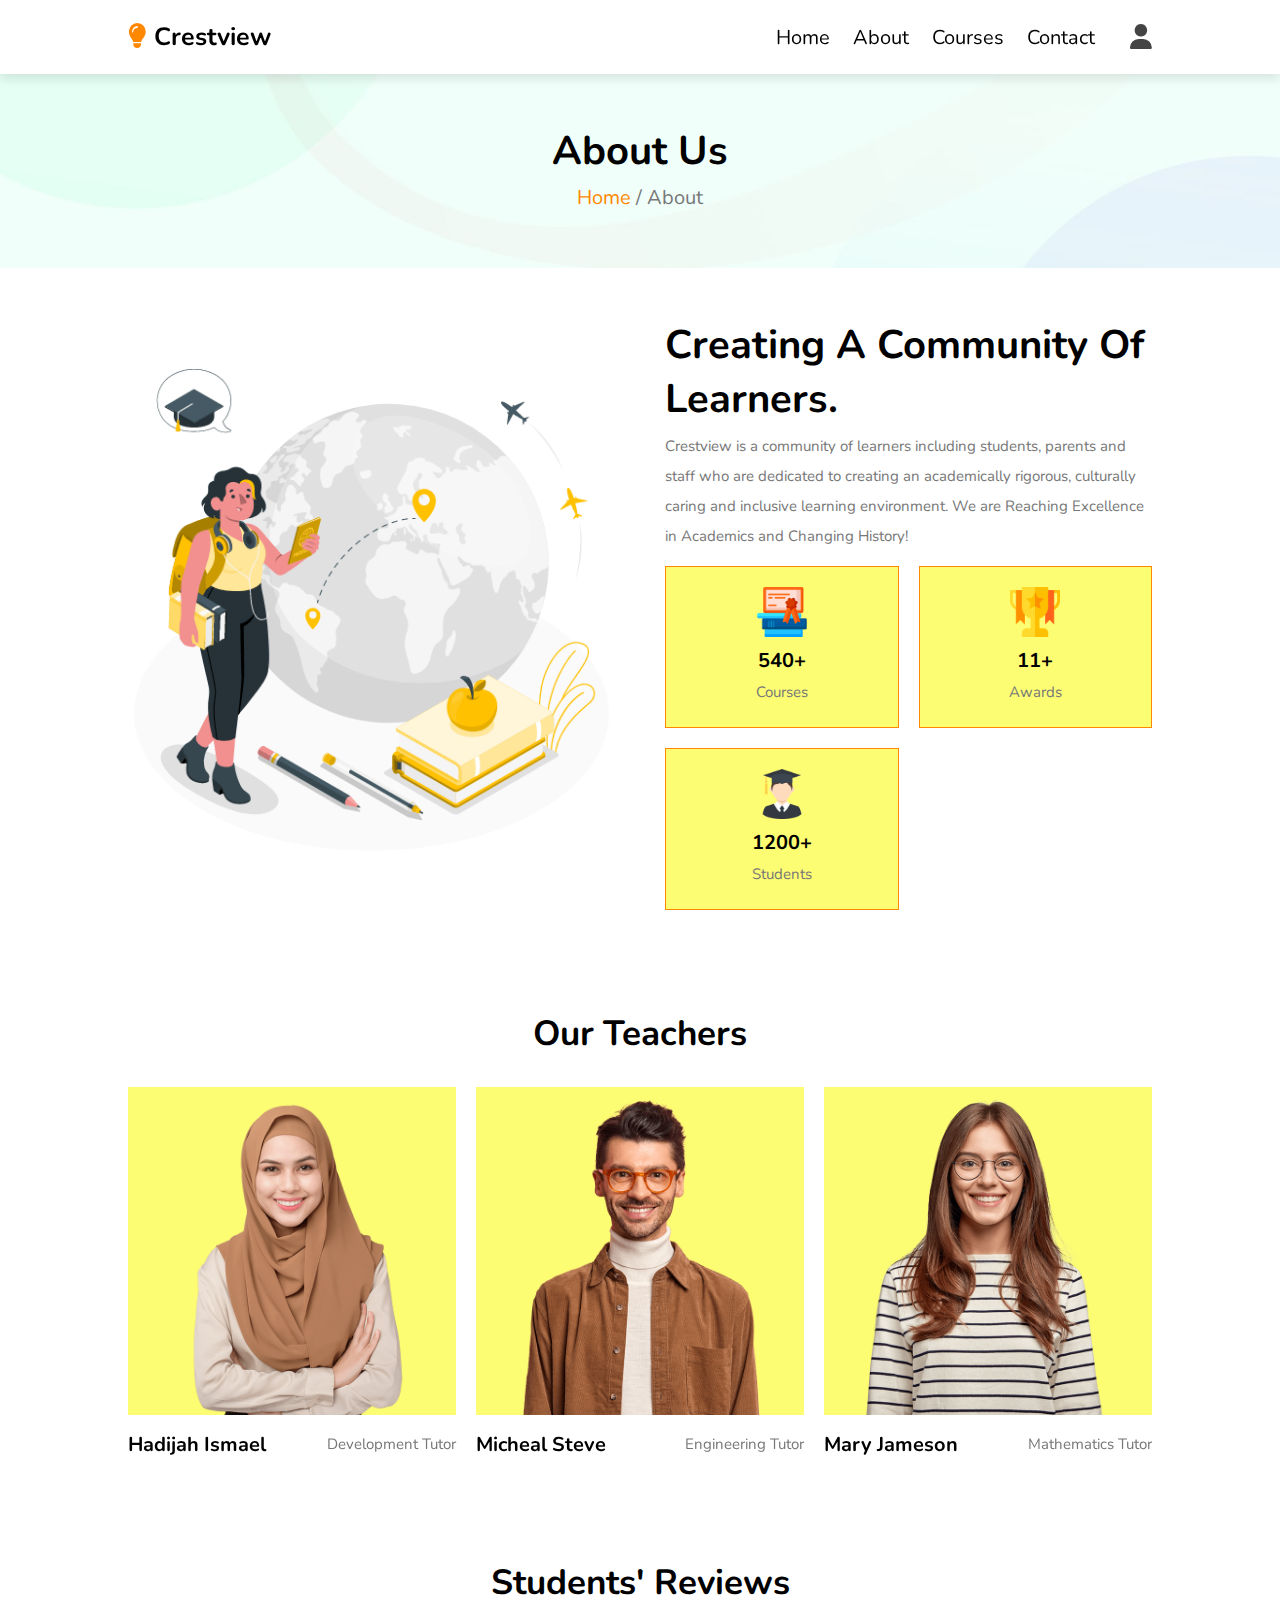
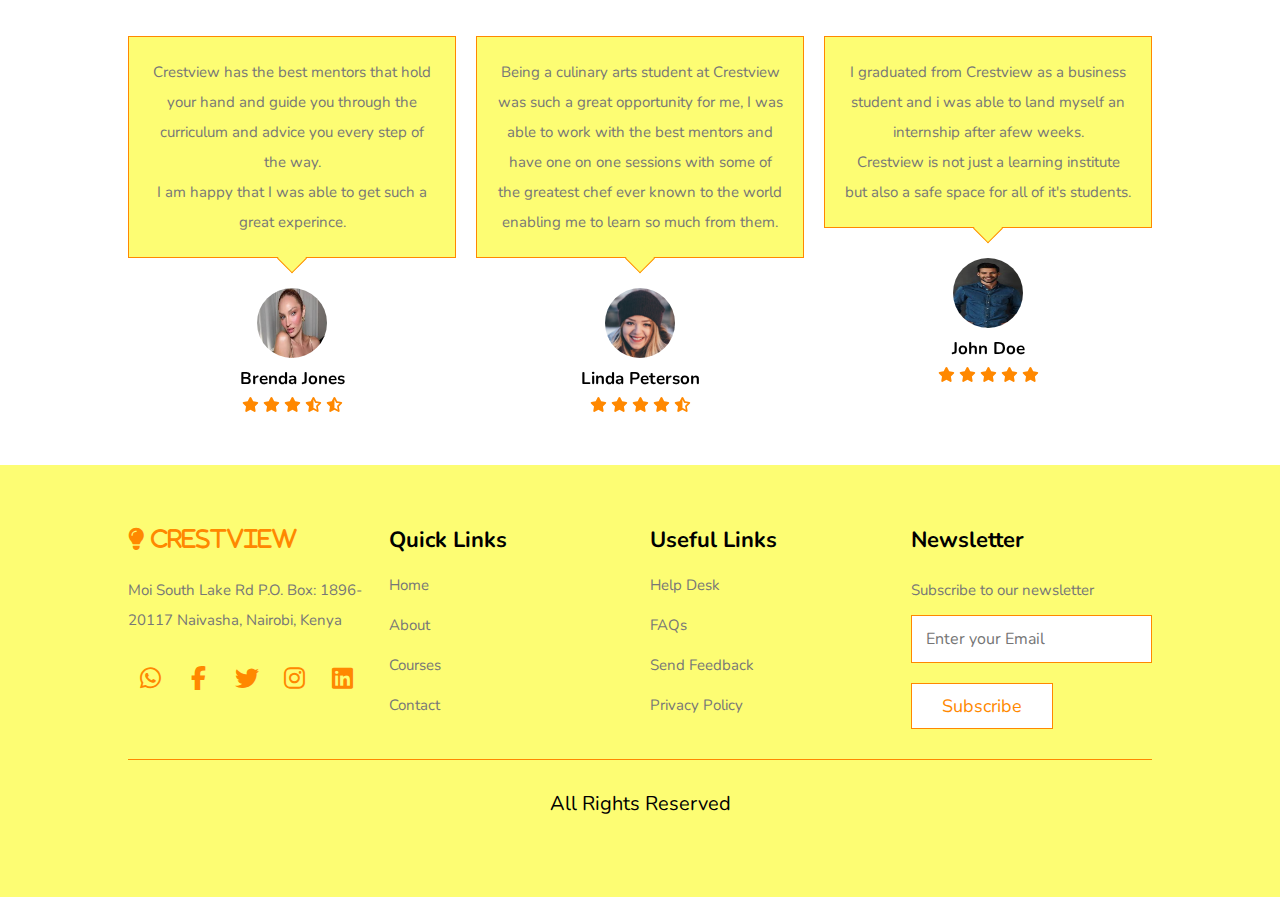
<file: about.html>
<!DOCTYPE html>
<html lang="en">
<head>
    <meta charset="UTF-8">
    <meta http-equiv="X-UA-Compatible" content="IE=edge">
    <meta name="viewport" content="width=device-width, initial-scale=1.0">
    
    <title>SCHOOL-WEBSITE</title>

    <!-- css link -->
    <link rel="stylesheet" href="css/style.css">

     <!-- swiper css link -->
     <link rel="stylesheet" href="https://cdn.jsdelivr.net/npm/swiper@8/swiper-bundle.min.css"/>

    <!-- font awesome link -->
    <link rel="stylesheet" href="https://cdnjs.cloudflare.com/ajax/libs/font-awesome/6.2.1/css/all.min.css">
</head>
<body>
    <!-- begin header section-->
    <header class="header">
        <a href="#" class="logo">
            <i class="fas fa-lightbulb"></i> Crestview
        </a>

        <nav class="navbar">
            <div id="close-navbar" class="fas fa-times"></div>
            <a href="home.html">Home</a>
            <a href="about.html">About</a>
            <a href="courses.html">Courses</a>
            <a href="contact.html">Contact</a>
        </nav>

        <div class="icons">
            <div id="account-btn" class="fas fa-user"></div>
            <div id="menu-btn" class="fas fa-bars"></div>
        </div>
    </header>


    <!-- start account-form section -->
    <div class="account-form">

        <div id="close-form" class="fas fa-times"></div>

        <div class="buttons">
            <span class="btn active login-btn">Login</span>
            <span class="btn register-btn">Register</span>
        </div>
        <form class="login-form active" action="">
            
            <h3>Login now</h3>
            <input type="email" placeholder="Enter your email" class="box">
            <input type="password" placeholder="Enter your password" class="box">
            <div class="flex">
                <input type="checkbox" name="" id="remember-me">
                <label for="remember-me">Remember me</label>
                <a href="#">Forgot password</a>
            </div>
            <input type="submit" value="login now" class="btn">
        </form>

        <form class="register-form" action="">
            <h3>register now</h3>
            <input type="email" placeholder="Enter your email" class="box">
            <input type="password" placeholder="Enter your password" class="box">
            <input type="password" placeholder="Confirm your password" class="box">
            <input type="submit" value="Register now" class="btn">
        </form>
    </div> 
    <!-- end account-form section -->
    <!-- end header section-->

    <section class="heading-link">

        <h3>About Us</h3>
        <p><a href="home.html">Home</a> / About</p>

    </section>

    <!-- start of about section -->

    <section class="about">

        <div class="image">
            <img src="images/Study abroad.gif" alt="">
        </div>

        <div class="content">
            <h3 class="about-title">Creating a community of learners.</h3>
            <p>
                Crestview is a community of learners including students, 
                parents and staff who are dedicated to creating an academically rigorous, 
                culturally caring and inclusive learning environment. We are Reaching 
                Excellence in Academics and Changing History!
            </p>

            <div class="icons-container">
                <div class="icons">
                    <img src="images/about-icon-1.png" alt="">
                    <h3>540+</h3>
                    <span>Courses</span>
                </div>

                <div class="icons">
                    <img src="images/about-icon-2.png" alt="">
                    <h3>11+</h3>
                    <span>Awards</span>
                </div>
          
                <div class="icons">
                    <img src="images/about-icon-3.png" alt="">
                    <h3>1200+</h3>
                    <span>Students</span>
                </div>
            </div>

        </div>

    </section>

    <!-- start of about section -->


    <!-- start of teacher's section -->
    
    <section class="teachers">
        <h1 class="heading">Our Teachers</h1>

        <div class="swiper teachers-slider">

            <div class="swiper-wrapper">

                <div class="swiper-slide slide">
                    <div class="image">
                        <img src="images/teacher-1.png" alt="">
                        <div class="share">
                            <a href="#" class="fab fa-facebook-f"></a>
                            <a href="#" class="fab fa-instagram"></a>
                            <a href="#" class="fab fa-twitter"></a>
                            <a href="#" class="fab fa-linkedin"></a>
                        </div>
                    </div>
                    <div class="content">
                        <h3>Hadijah Ismael</h3>
                        <span>Development Tutor</span>
                    </div>
                </div>

                <div class="swiper-slide slide">
                    <div class="image">
                        <img src="images/teacher-2.png" alt="">
                        <div class="share">
                            <a href="#" class="fab fa-facebook-f"></a>
                            <a href="#" class="fab fa-instagram"></a>
                            <a href="#" class="fab fa-twitter"></a>
                            <a href="#" class="fab fa-linkedin"></a>
                        </div>
                    </div>
                    <div class="content">
                        <h3>Micheal Steve</h3>
                        <span>Engineering Tutor</span>
                    </div>
                </div>

                <div class="swiper-slide slide">
                    <div class="image">
                        <img src="images/teacher-3.png" alt="">
                        <div class="share">
                            <a href="#" class="fab fa-facebook-f"></a>
                            <a href="#" class="fab fa-instagram"></a>
                            <a href="#" class="fab fa-twitter"></a>
                            <a href="#" class="fab fa-linkedin"></a>
                        </div>
                    </div>
                    <div class="content">
                        <h3>Mary Jameson</h3>
                        <span>Mathematics Tutor</span>
                    </div>
                </div>

                <div class="swiper-slide slide">
                    <div class="image">
                        <img src="images/teacher-4.png" alt="">
                        <div class="share">
                            <a href="#" class="fab fa-facebook-f"></a>
                            <a href="#" class="fab fa-instagram"></a>
                            <a href="#" class="fab fa-twitter"></a>
                            <a href="#" class="fab fa-linkedin"></a>
                        </div>
                    </div>
                    <div class="content">
                        <h3>Stacy Doe</h3>
                        <span>Dancing Tutor</span>
                    </div>
                </div>

                <div class="swiper-slide slide">
                    <div class="image">
                        <img src="images/teacher-5.png" alt="">
                        <div class="share">
                            <a href="#" class="fab fa-facebook-f"></a>
                            <a href="#" class="fab fa-instagram"></a>
                            <a href="#" class="fab fa-twitter"></a>
                            <a href="#" class="fab fa-linkedin"></a>
                        </div>
                    </div>
                    <div class="content">
                        <h3>James Eric</h3>
                        <span>Sciences Tutor</span>
                    </div>
                </div>

                <div class="swiper-slide slide">
                    <div class="image">
                        <img src="images/teacher-6.png" alt="">
                        <div class="share">
                            <a href="#" class="fab fa-facebook-f"></a>
                            <a href="#" class="fab fa-instagram"></a>
                            <a href="#" class="fab fa-twitter"></a>
                            <a href="#" class="fab fa-linkedin"></a>
                        </div>
                    </div>
                    <div class="content">
                        <h3>Anita Jacobs</h3>
                        <span>Design Tutor</span>
                    </div>
                </div>

            </div>

        </div>

    </section>

    <!-- end of teacher's section -->

 
    <!-- start of student review section -->

    <section class="reviews">
        <h1 class="heading">Students' Reviews</h1>

        <div class="swiper reviews-slider">

            <div class="swiper-wrapper">

                <div class="swiper-slide slide">
                    <p>
                        Crestview has the best mentors that hold your hand and guide
                        you through the curriculum and advice you every step of the way.<br/>
                        I am happy that I was able to get such a great experince.
                    </p>
                    <img src="images/pic-1.jpeg" alt="">
                    <h3>Brenda Jones</h3>

                    <div class="stars">
                        <i class="fas fa-star"></i>
                        <i class="fas fa-star"></i>
                        <i class="fas fa-star"></i>
                        <i class="fas fa-star-half-alt"></i>
                        <i class="fas fa-star-half-alt"></i>
                    </div>

                </div>

                <div class="swiper-slide slide">
                    <p>
                        Being a culinary arts student at Crestview was such a great opportunity for me, 
                        I was able to work with the best mentors and have one on one sessions with
                        some of the greatest chef ever known to the world enabling me to learn so much 
                        from them.
                    </p>
                    <img src="images/pic-2.png" alt="">
                    <h3>Linda Peterson</h3>

                    <div class="stars">
                        <i class="fas fa-star"></i>
                        <i class="fas fa-star"></i>
                        <i class="fas fa-star"></i>
                        <i class="fas fa-star"></i>
                        <i class="fas fa-star-half-alt"></i>
                    </div>

                </div>

                <div class="swiper-slide slide">
                    <p>
                        I graduated from Crestview as a business student and i was able to land myself
                        an internship after afew weeks.<br/>
                        Crestview is not just a learning institute but also a safe space for all of it's students.
                    </p>
                    <img src="images/pic-3.jpeg" alt="">
                    <h3>John Doe</h3>

                    <div class="stars">
                        <i class="fas fa-star"></i>
                        <i class="fas fa-star"></i>
                        <i class="fas fa-star"></i>
                        <i class="fas fa-star"></i>
                        <i class="fas fa-star"></i>
                    </div>

                </div>

                <div class="swiper-slide slide">
                    <p>
                        I joined the Software Engineering program at Crestview and I was lucky to be one 
                        of the top in my module and I ended up being a mentor at Crestview, life has never 
                        been the same for me since then. I really enjoy my work here at Crestview.
                    </p>
                    <img src="images/pic-4.png" alt="">
                    <h3>Beverly Mary</h3>

                    <div class="stars">
                        <i class="fas fa-star"></i>
                        <i class="fas fa-star"></i>
                        <i class="fas fa-star"></i>
                        <i class="fas fa-star"></i>
                        <i class="fas fa-star-half-alt"></i>
                    </div>

                </div>

                <div class="swiper-slide slide">
                    <p>
                       After Crestview I was able to open my own dance studio and I am able to share what 
                       I learnt in Crestview to the world.
                       I am really greatful to my mentors who were able to walk with me every step of the way.  
                    </p>
                    <img src="images/pic-5.jpeg" alt="">
                    <h3>Daniel Guzman</h3>

                    <div class="stars">
                        <i class="fas fa-star"></i>
                        <i class="fas fa-star"></i>
                        <i class="fas fa-star"></i>
                        <i class="fas fa-star"></i>
                        <i class="fas fa-star-half-alt"></i>
                    </div>

                </div>

                <div class="swiper-slide slide">
                    <p>
                        When I first joined Crestview I was abit overwhelmed because I had left my country to join the medicine course.
                        I was happy to see that there was diversity in the school and see people from different parts of the country
                        all in one place. 
                    </p>
                    <img src="images/pic-6.png" alt="">
                    <h3>Jia Huan</h3>

                    <div class="stars">
                        <i class="fas fa-star"></i>
                        <i class="fas fa-star"></i>
                        <i class="fas fa-star"></i>
                        <i class="fas fa-star"></i>
                        <i class="fas fa-star-half-alt"></i>
                    </div>

                </div>

            </div> 

        </div>

    </section>

    <!-- end of student review section -->




    <!-- start of footer section -->
    <section class="footer">
        <div class="box-container">
            <div class="box">
                <h3><i class="fas fa-lightbulb"> Crestview</i></h3>
                <p>Moi South Lake Rd P.O. Box: 1896-20117 Naivasha, Nairobi, Kenya</p>

                <div class="share">
                    <a href="#" class="fab fa-whatsapp"></a>
                    <a href="#" class="fab fa-facebook-f"></a>
                    <a href="#" class="fab fa-twitter"></a>
                    <a href="#" class="fab fa-instagram"></a>
                    <a href="#" class="fab fa-linkedin"></a>
                </div>
            </div>

            <div class="box">
                <h3>Quick links</h3>
                <a href="home.html" class="link">Home</a>
                <a href="about.html" class="link">About</a>
                <a href="courses.html" class="link">Courses</a>
                <a href="contact.html" class="link">Contact</a>
            </div>

            <div class="box">
                <h3>useful links</h3>
                <a href="#" class="link">Help Desk</a>
                <a href="#" class="link">FAQs</a>
                <a href="#" class="link">Send Feedback</a>
                <a href="#" class="link">Privacy Policy</a>
            </div>

            <div class="box">
                <h3>Newsletter</h3>
                <p>Subscribe to our newsletter</p>
                <form action="">
                    <input type="email" name="" placeholder="Enter your Email" id="" class="email">
                    <input type="submit" value="subscribe" class="btn">
                </form>
            </div>
        </div>

        <div class="credit">all rights reserved</div>
    </section>
    <!-- end of footer section -->

    <!-- swiper js link -->
    <script src="https://cdn.jsdelivr.net/npm/swiper@8/swiper-bundle.min.js"></script>

   <!-- js file link --> 
   <script src="js/script.js"></script>
</body>
</html>
</file>
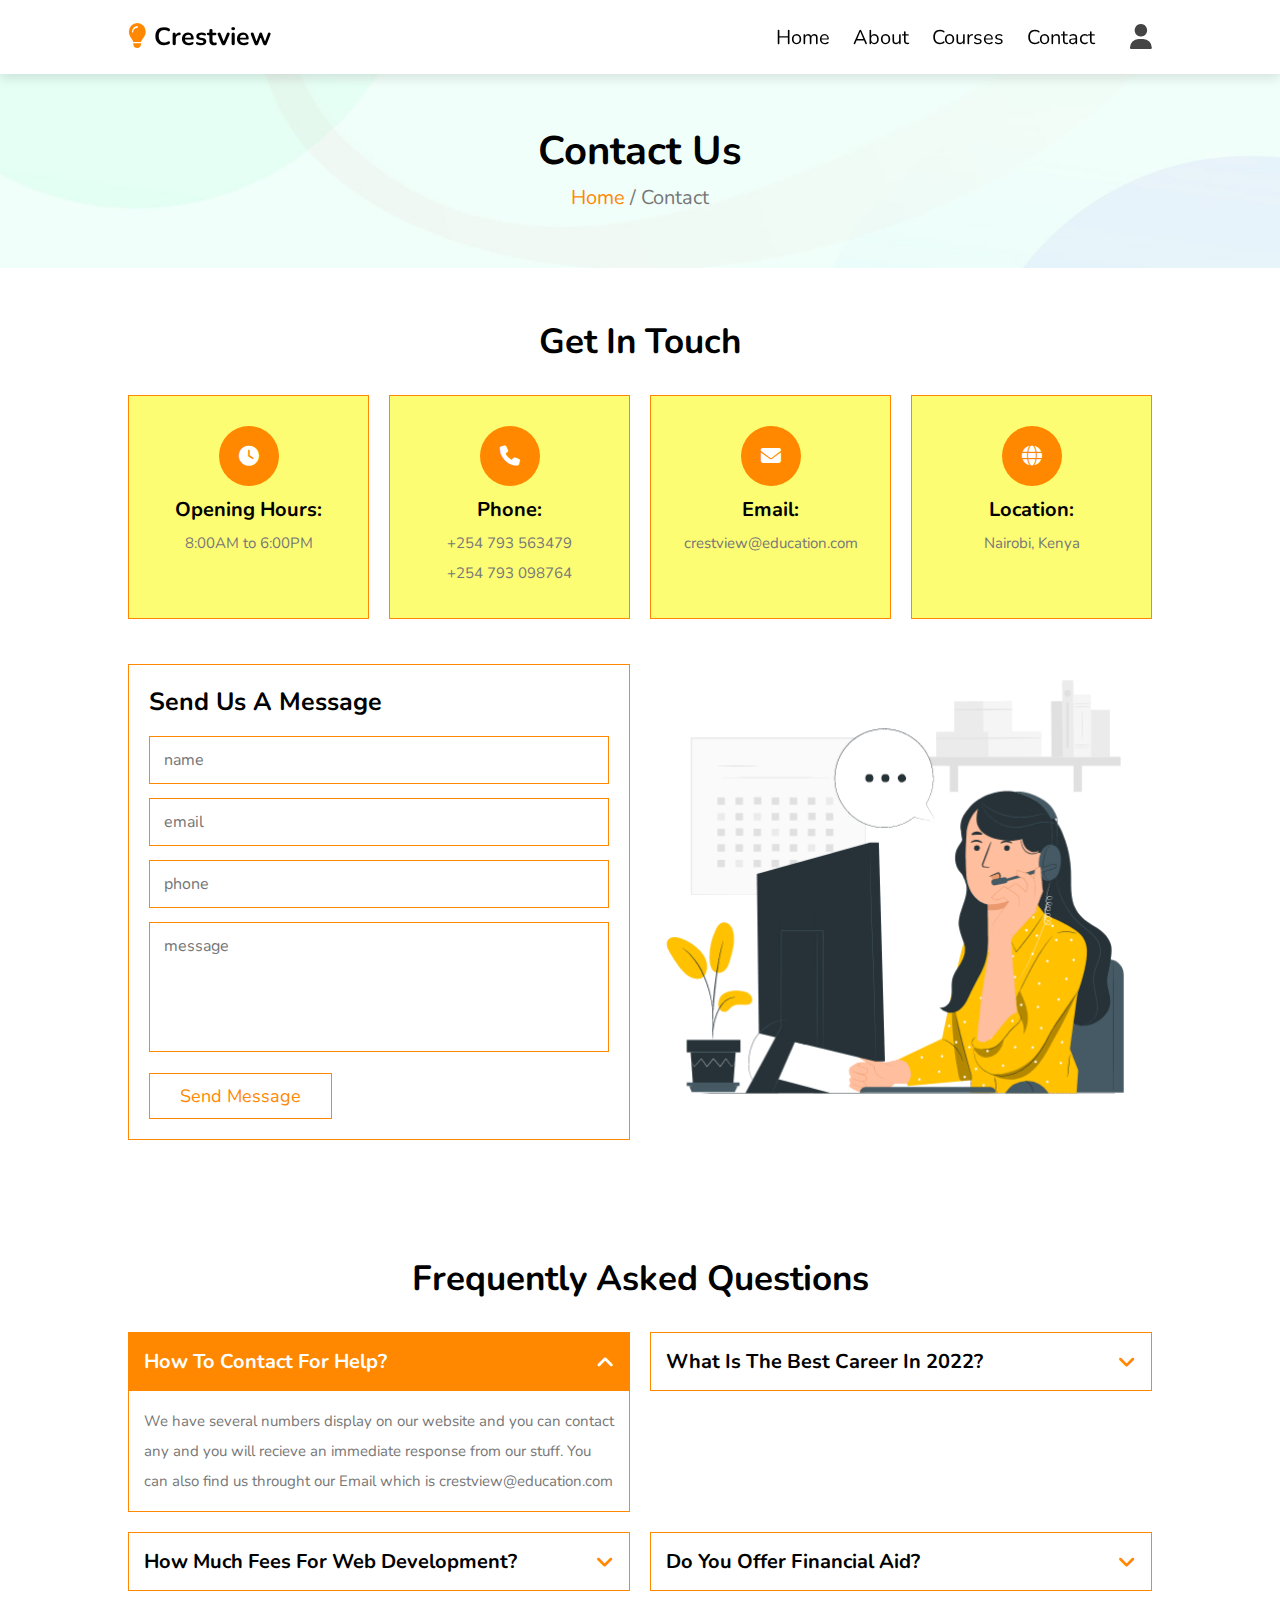
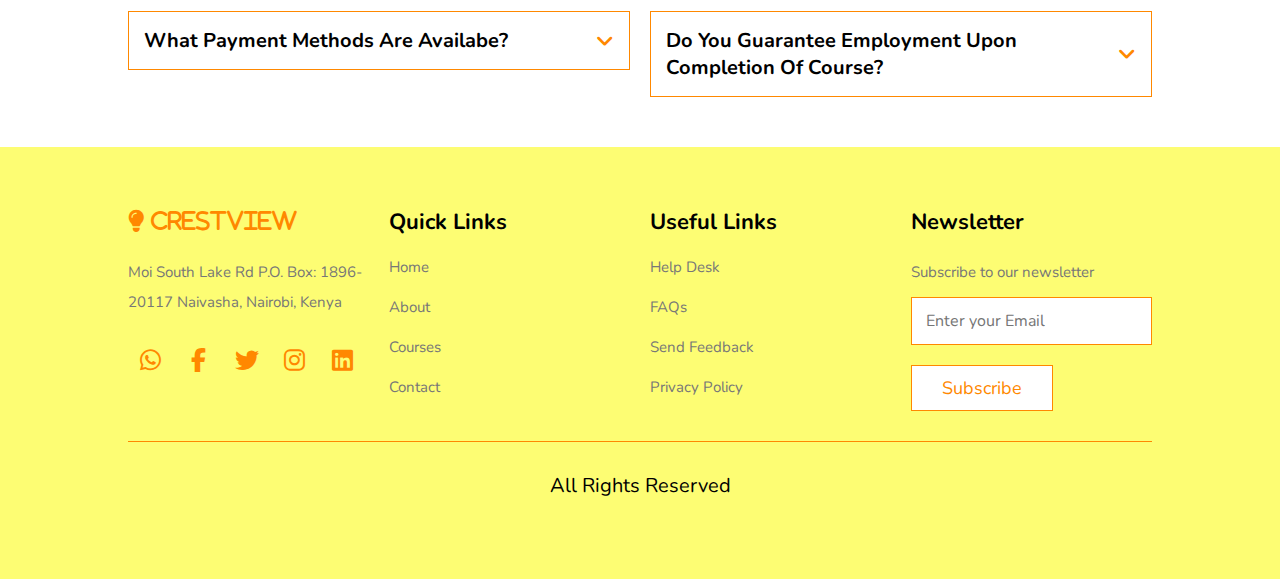
<file: contact.html>
<!DOCTYPE html>
<html lang="en">
<head>
    <meta charset="UTF-8">
    <meta http-equiv="X-UA-Compatible" content="IE=edge">
    
    <meta name="viewport" content="width=device-width, initial-scale=1.0">
    <title>SCHOOL-WEBSITE</title>

    <!-- css link -->
    <link rel="stylesheet" href="css/style.css">

     <!-- swiper css link -->
     <link rel="stylesheet" href="https://cdn.jsdelivr.net/npm/swiper@8/swiper-bundle.min.css"/>

    <!-- font awesome link -->
    <link rel="stylesheet" href="https://cdnjs.cloudflare.com/ajax/libs/font-awesome/6.2.1/css/all.min.css">
</head>
    
<body>
    <!-- begin header section-->
    <header class="header">
        <a href="#" class="logo">
            <i class="fas fa-lightbulb"></i> Crestview
        </a>

        <nav class="navbar">
            <div id="close-navbar" class="fas fa-times"></div>
            <a href="home.html">Home</a>
            <a href="about.html">About</a>
            <a href="courses.html">Courses</a>
            <a href="contact.html">Contact</a>
        </nav>

        <div class="icons">
            <div id="account-btn" class="fas fa-user"></div>
            <div id="menu-btn" class="fas fa-bars"></div>
        </div>
    </header>


    <!-- start account-form section -->
    <div class="account-form">

        <div id="close-form" class="fas fa-times"></div>

        <div class="buttons">
            <span class="btn active login-btn">Login</span>
            <span class="btn register-btn">Register</span>
        </div>
        <form class="login-form active" action="">
            <h3>Login now</h3>
            <input type="email" placeholder="Enter your email" class="box">
            <input type="password" placeholder="Enter your password" class="box">
            <div class="flex">
                <input type="checkbox" name="" id="remember-me">
                <label for="remember-me">Remember me</label>
                <a href="#">Forgot password</a>
            </div>
            <input type="submit" value="login now" class="btn">
        </form>

        <form class="register-form" action="">
            <h3>register now</h3>
            <input type="email" placeholder="Enter your email" class="box">
            <input type="password" placeholder="Enter your password" class="box">
            <input type="password" placeholder="Confirm your password" class="box">
            <input type="submit" value="Register now" class="btn">
        </form>
    </div> 
    <!-- end sccount-form section -->
    <!-- end header section-->


    <section class="heading-link">

        <h3>Contact Us</h3>
        <p><a href="home.html">Home</a> / Contact</p>

    </section>

    <!-- start of contact us section -->

    <section class="contact">

        <h1 class="heading">Get in Touch</h1>

        <div class="icons-container">

            <div class="icons">
                <i class="fas fa-clock"></i>
                <h3>Opening Hours: </h3>
                <p>8:00AM to 6:00PM</p>
            </div>

            <div class="icons">
                <i class="fas fa-phone"></i>
                <h3>Phone: </h3>
                <p>+254 793 563479</p>
                <p>+254 793 098764</p>
            </div>

            <div class="icons">
                <i class="fas fa-envelope"></i>
                <h3>Email: </h3>
                <p>crestview@education.com</p>
            </div>

            <div class="icons">
                <i class="fas fa-globe"></i>
                <h3>Location: </h3>
                <p>Nairobi, Kenya</p>
            </div>

        </div>

        <div class="row">
   
            <form action="">
                <h3>Send us a message</h3>
                <input type="text" placeholder="name" class="box">
                <input type="email" placeholder="email" class="box">
                <input type="number" placeholder="phone" class="box">
                <textarea name="" class="box" placeholder="message" cols="30" rows="10"></textarea>
                <input type="submit" value="send message" class="btn">
            </form>

            <div class="image">
                <img src="images/Contact us.gif" alt="">
            </div>

        </div>

    </section>

    <!-- end of contact us section -->


    <!-- start of faq section -->

    <section class="faq">

        <h1 class="heading">frequently asked questions</h1>
     
        <div class="accordion-container">
     
           <div class="accordion active">
              <div class="accordion-heading">
                 <h3>how to contact for help?</h3>
                 <i class="fas fa-angle-down"></i>
              </div>
              <p class="accordion-content">
                 We have several numbers display on our website and you can contact any and you will recieve 
                 an immediate response from our stuff. You can also find us throught our Email which is crestview@education.com
              </p>
           </div>
     
           <div class="accordion">
              <div class="accordion-heading">
                 <h3>what is the best career in 2022?</h3>
                 <i class="fas fa-angle-down"></i>
              </div>
               
              <p class="accordion-content">
                 We can not mention a particular career as the best. We encourage all our students to take a course that they love
                 and enjoy doing. You can never go wrong with your instincts.
              </p>
           </div>
     
           <div class="accordion">
              <div class="accordion-heading">
                 <h3>how much fees for web development?</h3>
                 <i class="fas fa-angle-down"></i>
              </div>
              <p class="accordion-content">
                We have both online and in-person classes for all our courses. For web development, the fees for online
                classes is $ 275 per term and for in-person classes is $ 425 per term.
              </p>
           </div>

           <div class="accordion">
                <div class="accordion-heading">
                <h3>Do you offer financial aid?</h3>
                <i class="fas fa-angle-down"></i>
                </div>
                <p class="accordion-content">
                We offer financial aid to our students on a need and merit basis. 
                The options that are currently available include partial scholarships for 
                For more information on financial aid please visit our financial aid page.            
                </p>
            </div>
     
           <div class="accordion">
              <div class="accordion-heading">
                 <h3>what payment methods are availabe?</h3>
                 <i class="fas fa-angle-down"></i>
              </div>
              <p class="accordion-content">
                For our modules, you can pay in 3 monthly installments, this means monthly payment every term. 
                Full payment of the term's fee is required to be complete by the last week of the term.
              </p>
           </div>
           
           <div class="accordion">
                <div class="accordion-heading">
                <h3>Do you guarantee employment upon completion of course?</h3>
                <i class="fas fa-angle-down"></i>
                </div>
                <p class="accordion-content">
                NO. What we guarantee is career-ready skills. 
                Our courses are practical and relevant to the market. 
                That is why many of our graduates find jobs. Moringa School offers support 
                through training and informing graduates of job opportunities.              
                </p>
            </div>
          
     
        </div>
     
     </section>


    <!-- end of faq section -->





    <!-- start of footer section -->
    <section class="footer">
        <div class="box-container">
            <div class="box">
                <h3><i class="fas fa-lightbulb"> Crestview</i></h3>
                <p>Moi South Lake Rd P.O. Box: 1896-20117 Naivasha, Nairobi, Kenya</p>

                <div class="share">
                    <a href="#" class="fab fa-whatsapp"></a>
                    <a href="#" class="fab fa-facebook-f"></a>
                    <a href="#" class="fab fa-twitter"></a>
                    <a href="#" class="fab fa-instagram"></a>
                    <a href="#" class="fab fa-linkedin"></a>
                </div>
            </div>

            <div class="box">
                <h3>Quick links</h3>
                <a href="home.html" class="link">Home</a>
                <a href="about.html" class="link">About</a>
                <a href="courses.html" class="link">Courses</a>
                <a href="contact.html" class="link">Contact</a>
            </div>

            <div class="box">
                <h3>useful links</h3>
                <a href="#" class="link">Help Desk</a>
                <a href="#" class="link">FAQs</a>
                <a href="#" class="link">Send Feedback</a>
                <a href="#" class="link">Privacy Policy</a>
            </div>

            <div class="box">
                <h3>Newsletter</h3>
                <p>Subscribe to our newsletter</p>
                <form action="">
                    <input type="email" name="" placeholder="Enter your Email" id="" class="email">
                    <input type="submit" value="subscribe" class="btn">
                </form>
            </div>
        </div>

        <div class="credit">all rights reserved</div>
    </section>
    <!-- end of footer section -->

    <!-- swiper js link -->
    <script src="https://cdn.jsdelivr.net/npm/swiper@8/swiper-bundle.min.js"></script>

   <!-- js file link --> 
   <script src="js/script.js"></script>
</body>
</html>
</file>
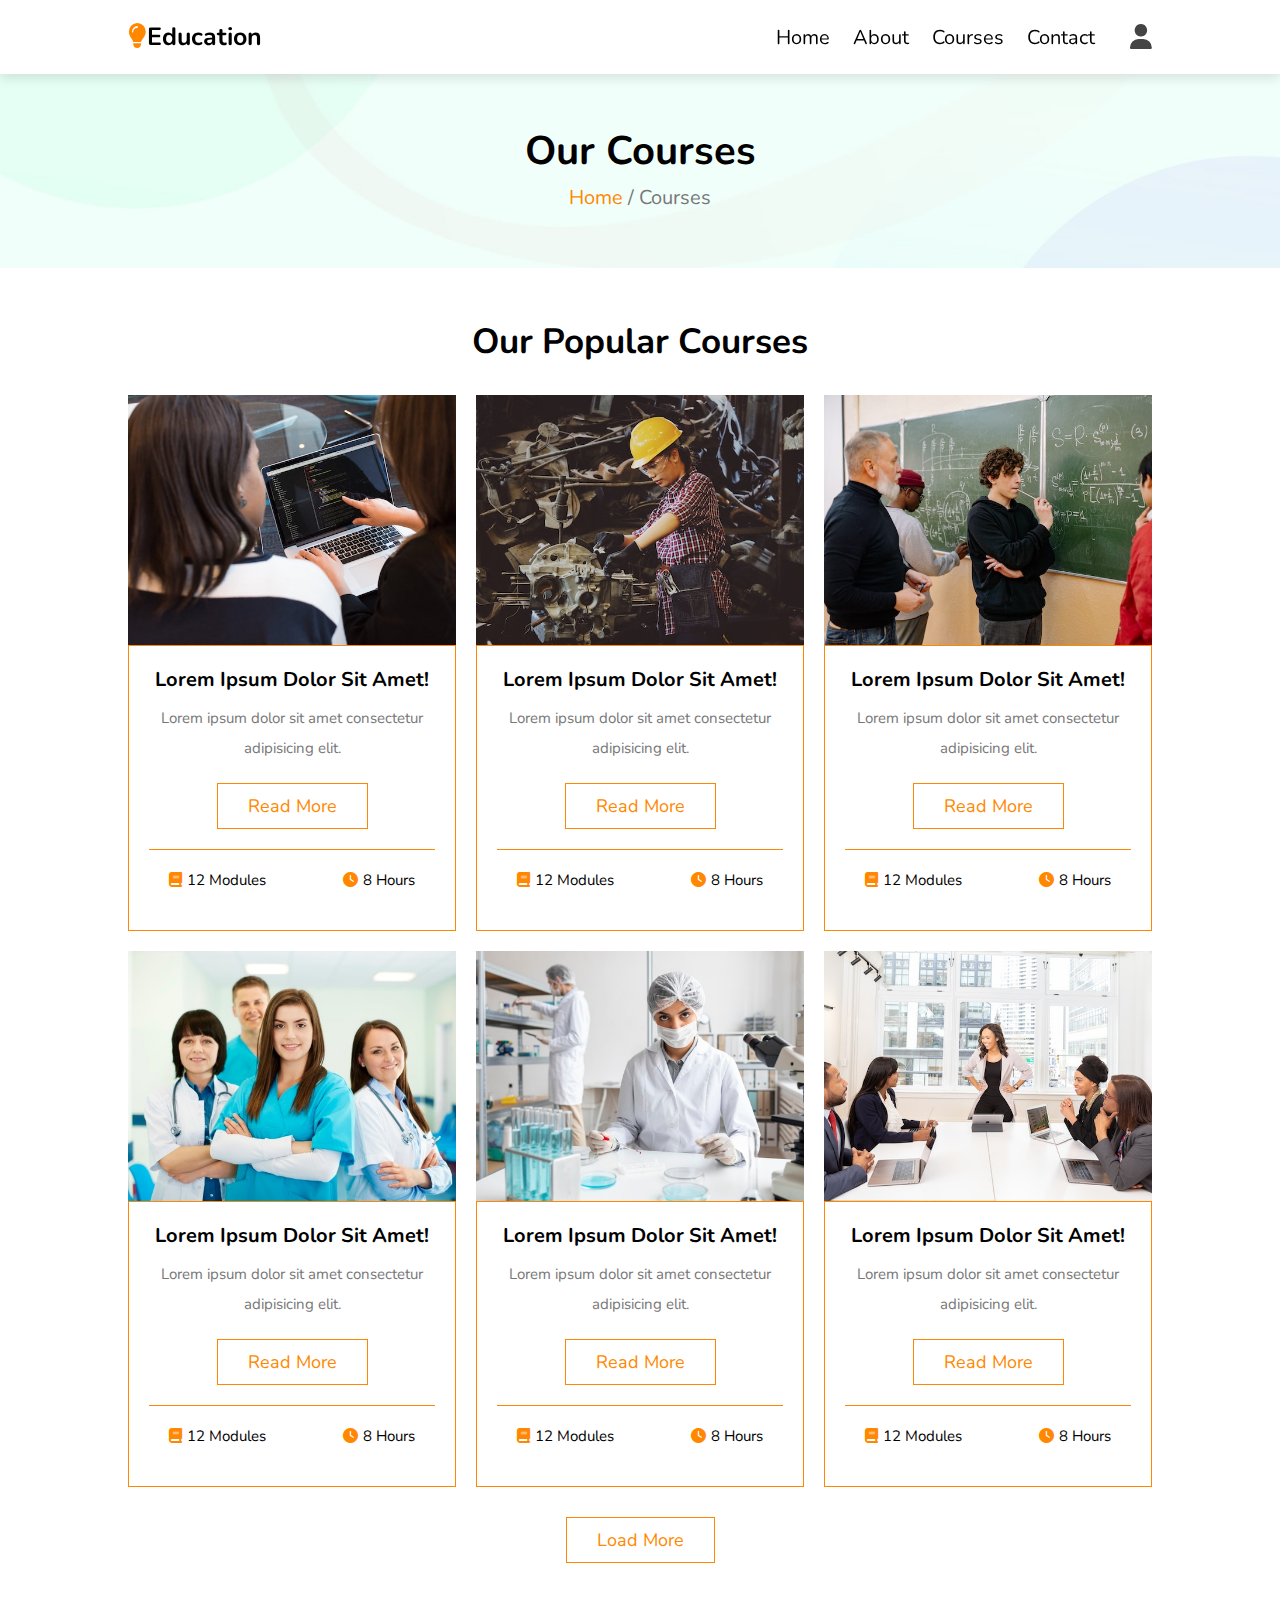
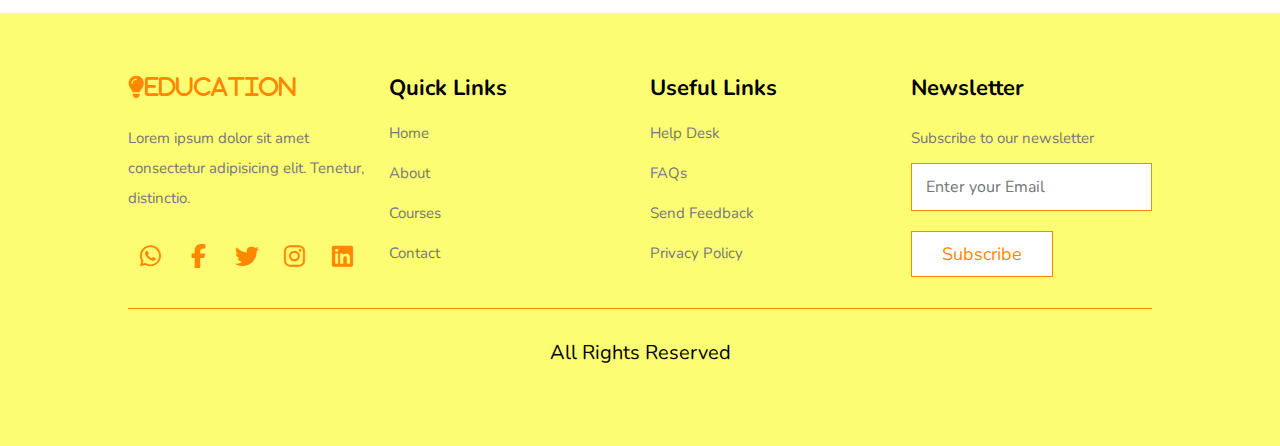
<file: courses.html>
<!DOCTYPE html>
<html lang="en">
<head>
    <meta charset="UTF-8">
    <meta http-equiv="X-UA-Compatible" content="IE=edge">
    <meta name="viewport" content="width=device-width, initial-scale=1.0">
    <title>SCHOOL-WEBSITE</title>

    <!-- css link -->
    <link rel="stylesheet" href="css/style.css">

     <!-- swiper css link -->
     <link rel="stylesheet" href="https://cdn.jsdelivr.net/npm/swiper@8/swiper-bundle.min.css"/>

    <!-- font awesome link -->
    <link rel="stylesheet" href="https://cdnjs.cloudflare.com/ajax/libs/font-awesome/6.2.1/css/all.min.css">
</head>
<body>
    <!-- begin header section-->
    <header class="header">
        <a href="#" class="logo">
            <i class="fas fa-lightbulb"></i>Education
        </a>

        <nav class="navbar">
            <div id="close-navbar" class="fas fa-times"></div>
            <a href="home.html">Home</a>
            <a href="about.html">About</a>
            <a href="courses.html">Courses</a>
            <a href="contact.html">Contact</a>
        </nav>

        <div class="icons">
            <div id="account-btn" class="fas fa-user"></div>
            <div id="menu-btn" class="fas fa-bars"></div>
        </div>
    </header>


    <!-- start account-form section -->
    <div class="account-form">

        <div id="close-form" class="fas fa-times"></div>

        <div class="buttons">
            <span class="btn active login-btn">Login</span>
            <span class="btn register-btn">Register</span>
        </div>
        <form class="login-form active" action="">
            <h3>Login now</h3>
            <input type="email" placeholder="Enter your email" class="box">
            <input type="password" placeholder="Enter your password" class="box">
            <div class="flex">
                <input type="checkbox" name="" id="remember-me">
                <label for="remember-me">Remember me</label>
                <a href="#">Forgot password</a>
            </div>
            <input type="submit" value="login now" class="btn">
        </form>

        <form class="register-form" action="">
            <h3>register now</h3>
            <input type="email" placeholder="Enter your email" class="box">
            <input type="password" placeholder="Enter your password" class="box">
            <input type="password" placeholder="Confirm your password" class="box">
            <input type="submit" value="Register now" class="btn">
        </form>
    </div> 
    <!-- end account-form section -->
    <!-- end header section-->



    <section class="heading-link">

        <h3>Our Courses</h3>
        <p><a href="home.html">Home</a> / Courses</p>

    </section>

    <!-- start of courses section -->

    <section class="courses">
        <h1 class="heading">Our Popular Courses</h1>

        <div class="box-container">

            <div class="box">

                <div class="image">
                    <img src="images/course-2-1.jpg" alt="">
                    <h3>Development</h3>
                </div>

                <div class="content">
                    <h3>Lorem ipsum dolor sit amet!</h3>
                    <p>Lorem ipsum dolor sit amet consectetur adipisicing elit.</p>
                    <a href="#" class="btn">Read More</a>
                    <div class="icons">
                        <span><i class="fas fa-book"></i>12 Modules</span>
                        <span><i class="fas fa-clock"></i>8 Hours</span>
                    </div>
                </div>

            </div> 

            <div class="box">

                <div class="image">
                    <img src="images/course-2-2.jpg" alt="">
                    <h3>Engineering</h3>
                </div>

                <div class="content">
                    <h3>Lorem ipsum dolor sit amet!</h3>
                    <p>Lorem ipsum dolor sit amet consectetur adipisicing elit.</p>
                    <a href="#" class="btn">Read More</a>
                    <div class="icons">
                        <span><i class="fas fa-book"></i>12 Modules</span>
                        <span><i class="fas fa-clock"></i>8 Hours</span>
                    </div>
                </div>

            </div> 

            <div class="box">

                <div class="image">
                    <img src="images/course-2-3.jpg" alt="">
                    <h3>Mathematics</h3>
                </div>

                <div class="content">
                    <h3>Lorem ipsum dolor sit amet!</h3>
                    <p>Lorem ipsum dolor sit amet consectetur adipisicing elit.</p>
                    <a href="#" class="btn">Read More</a>
                    <div class="icons">
                        <span><i class="fas fa-book"></i>12 Modules</span>
                        <span><i class="fas fa-clock"></i>8 Hours</span>
                    </div>
                </div>

            </div>  <div class="box">

                <div class="image">
                    <img src="images/course-2-4.jpg" alt="">
                    <h3>Medicine</h3>
                </div>

                <div class="content">
                    <h3>Lorem ipsum dolor sit amet!</h3>
                    <p>Lorem ipsum dolor sit amet consectetur adipisicing elit.</p>
                    <a href="#" class="btn">Read More</a>
                    <div class="icons">
                        <span><i class="fas fa-book"></i>12 Modules</span>
                        <span><i class="fas fa-clock"></i>8 Hours</span>
                    </div>
                </div>

            </div> 
            
            <div class="box">

                <div class="image">
                    <img src="images/course-2-5.jpg" alt="">
                    <h3>Sciences</h3>
                </div>

                <div class="content">
                    <h3>Lorem ipsum dolor sit amet!</h3>
                    <p>Lorem ipsum dolor sit amet consectetur adipisicing elit.</p>
                    <a href="#" class="btn">Read More</a>
                    <div class="icons">
                        <span><i class="fas fa-book"></i>12 Modules</span>
                        <span><i class="fas fa-clock"></i>8 Hours</span>
                    </div>
                </div>

            </div> 

            <div class="box">

                <div class="image">
                    <img src="images/course-2-6.jpg" alt="">
                    <h3>Business</h3>
                </div>

                <div class="content">
                    <h3>Lorem ipsum dolor sit amet!</h3>
                    <p>Lorem ipsum dolor sit amet consectetur adipisicing elit.</p>
                    <a href="#" class="btn">Read More</a>
                    <div class="icons">
                        <span><i class="fas fa-book"></i>12 Modules</span>
                        <span><i class="fas fa-clock"></i>8 Hours</span>
                    </div>
                </div>

            </div> 

            <div class="box hide">

                <div class="image">
                    <img src="images/course-2-7.jpg" alt="">
                    <h3>Teaching</h3>
                </div>

                <div class="content">
                    <h3>Lorem ipsum dolor sit amet!</h3>
                    <p>Lorem ipsum dolor sit amet consectetur adipisicing elit.</p>
                    <a href="#" class="btn">Read More</a>
                    <div class="icons">
                        <span><i class="fas fa-book"></i>12 Modules</span>
                        <span><i class="fas fa-clock"></i>8 Hours</span>
                    </div>
                </div>

            </div> 

            <div class="box hide">

                <div class="image">
                    <img src="images/course-2-8.jpg" alt="">
                    <h3>Design</h3>
                </div>

                <div class="content">
                    <h3>Lorem ipsum dolor sit amet!</h3>
                    <p>Lorem ipsum dolor sit amet consectetur adipisicing elit.</p>
                    <a href="#" class="btn">Read More</a>
                    <div class="icons">
                        <span><i class="fas fa-book"></i>12 Modules</span>
                        <span><i class="fas fa-clock"></i>8 Hours</span>
                    </div>
                </div>

            </div> 

            <div class="box hide">

                <div class="image">
                    <img src="images/course-2-9.jpg" alt="">
                    <h3>Dancing</h3>
                </div>

                <div class="content">
                    <h3>Lorem ipsum dolor sit amet!</h3>
                    <p>Lorem ipsum dolor sit amet consectetur adipisicing elit.</p>
                    <a href="#" class="btn">Read More</a>
                    <div class="icons">
                        <span><i class="fas fa-book"></i>12 Modules</span>
                        <span><i class="fas fa-clock"></i>8 Hours</span>
                    </div>
                </div>

            </div> 

        </div>

        <div class="load-more">
            <div class="btn">Load More</div>
        </div>

    </section>

    <!-- end of courses section -->





    <!-- start of footer section -->
    <section class="footer">
        <div class="box-container">
            <div class="box">
                <h3><i class="fas fa-lightbulb">education</i></h3>
                <p>Lorem ipsum dolor sit amet consectetur adipisicing elit. Tenetur, distinctio.</p>

                <div class="share">
                    <a href="#" class="fab fa-whatsapp"></a>
                    <a href="#" class="fab fa-facebook-f"></a>
                    <a href="#" class="fab fa-twitter"></a>
                    <a href="#" class="fab fa-instagram"></a>
                    <a href="#" class="fab fa-linkedin"></a>
                </div>
            </div>

            <div class="box">
                <h3>Quick links</h3>
                <a href="home.html" class="link">Home</a>
                <a href="about.html" class="link">About</a>
                <a href="courses.html" class="link">Courses</a>
                <a href="contact.html" class="link">Contact</a>
            </div>

            <div class="box">
                <h3>useful links</h3>
                <a href="#" class="link">Help Desk</a>
                <a href="#" class="link">FAQs</a>
                <a href="#" class="link">Send Feedback</a>
                <a href="#" class="link">Privacy Policy</a>
            </div>

            <div class="box">
                <h3>Newsletter</h3>
                <p>Subscribe to our newsletter</p>
                <form action="">
                    <input type="email" name="" placeholder="Enter your Email" id="" class="email">
                    <input type="submit" value="subscribe" class="btn">
                </form>
            </div>
        </div>

        <div class="credit">all rights reserved</div>
    </section>
    <!-- end of footer section -->

    <!-- swiper js link -->
    <script src="https://cdn.jsdelivr.net/npm/swiper@8/swiper-bundle.min.js"></script>

   <!-- js file link --> 
   <script src="js/script.js"></script>
</body>
</html>
</file>
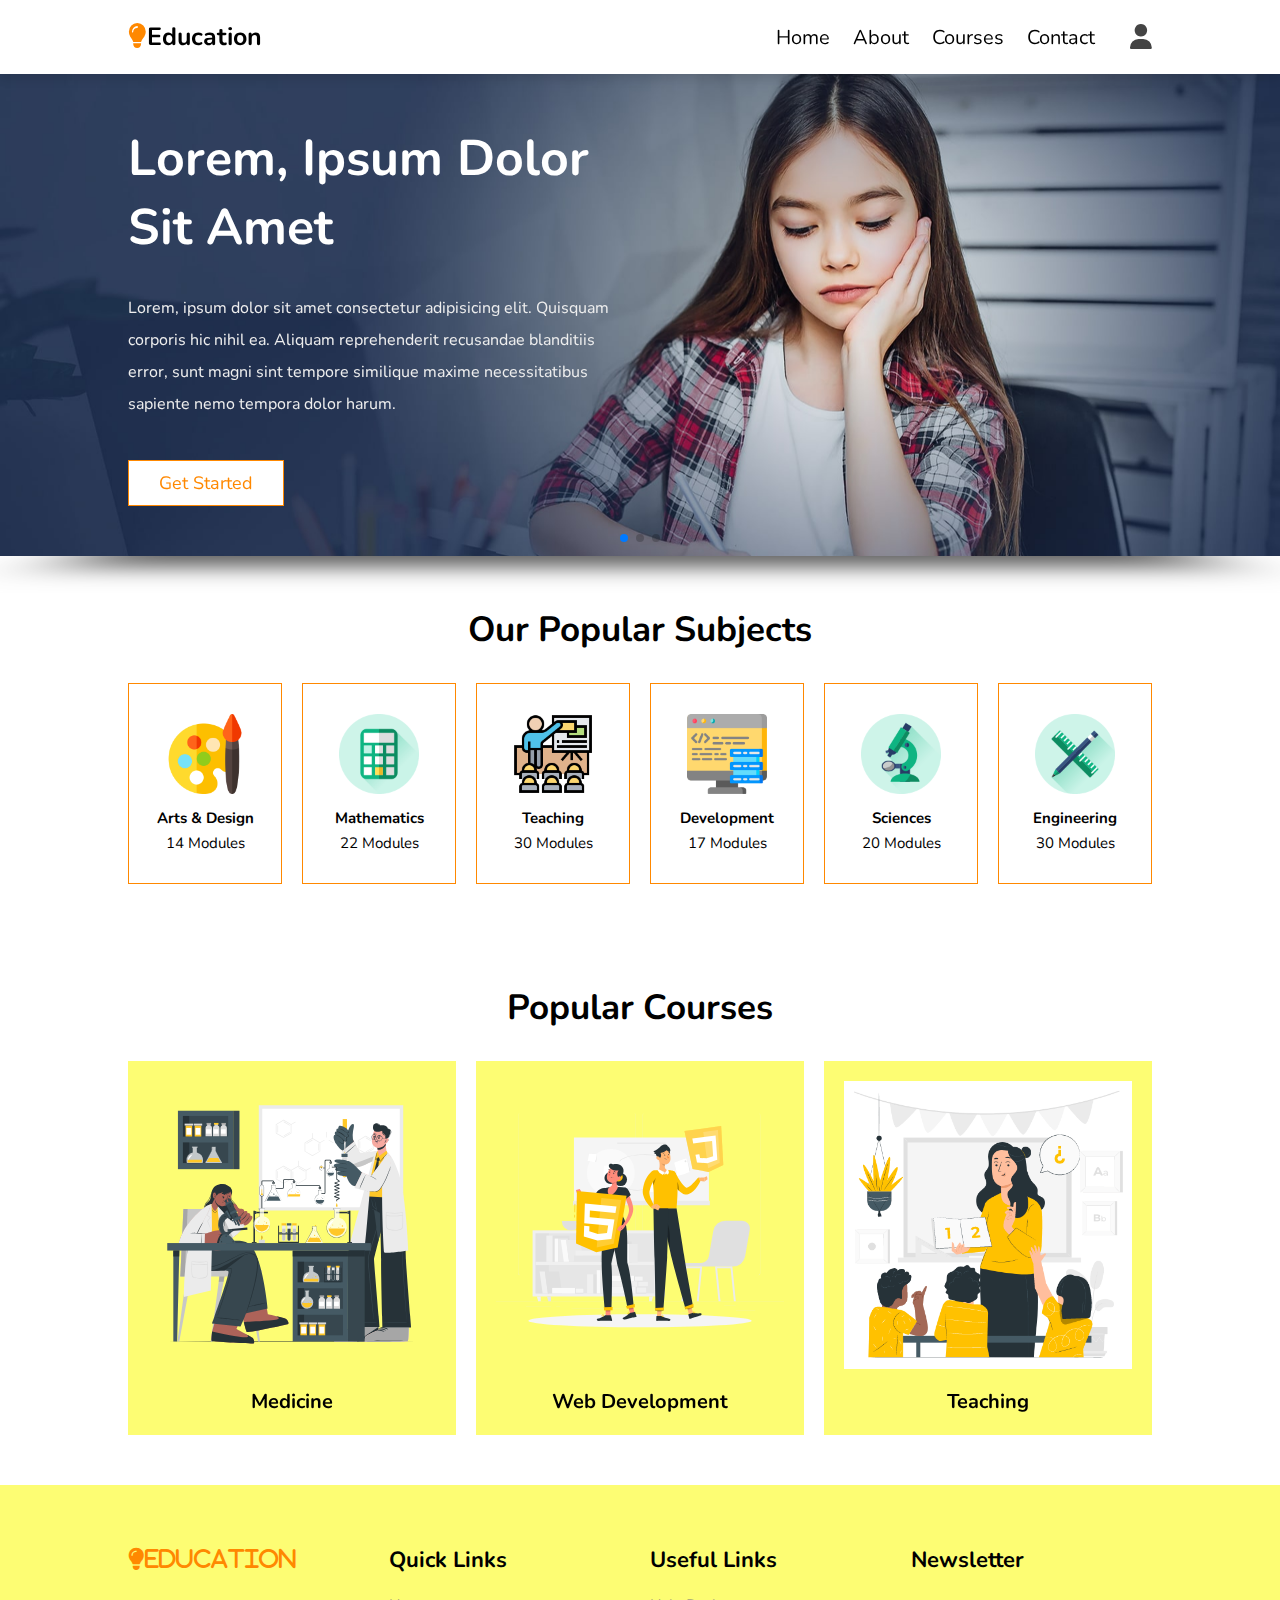
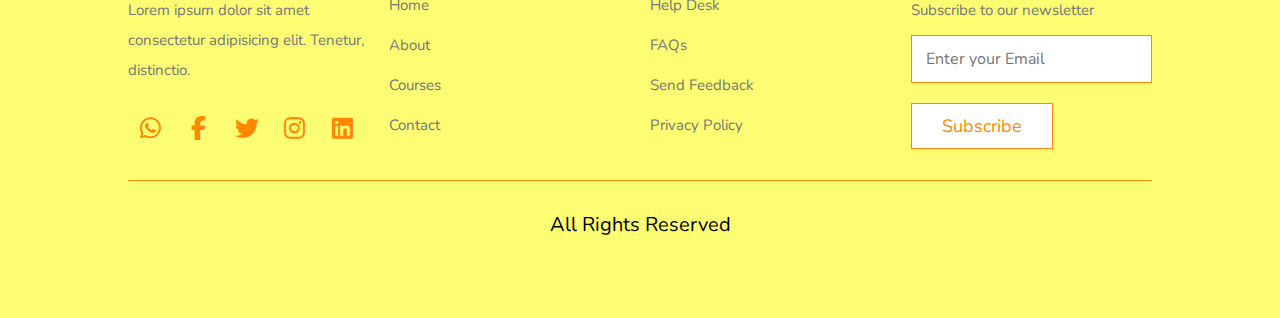
<file: home.html>
<!DOCTYPE html>
<html lang="en">
<head>
    <meta charset="UTF-8">
    <meta http-equiv="X-UA-Compatible" content="IE=edge">
    <meta name="viewport" content="width=device-width, initial-scale=1.0">
    <title>SCHOOL-WEBSITE</title>

    <!-- css link -->
    <link rel="stylesheet" href="css/style.css">

    <!-- swiper css link -->
    <link rel="stylesheet" href="https://cdn.jsdelivr.net/npm/swiper@8/swiper-bundle.min.css"/>

    <!-- font awesome link -->
    <link rel="stylesheet" href="https://cdnjs.cloudflare.com/ajax/libs/font-awesome/6.2.1/css/all.min.css">
</head>
<body>
    <!-- begin header section-->
    <header class="header">
        <a href="#" class="logo">
            <i class="fas fa-lightbulb"></i>Education
        </a>

        <nav class="navbar">
            <div id="close-navbar" class="fas fa-times"></div>
            <a href="#">Home</a>
            <a href="about.html">About</a>
            <a href="courses.html">Courses</a>
            <a href="contact.html">Contact</a>
        </nav>

        <div class="icons">
            <div id="account-btn" class="fas fa-user"></div>
            <div id="menu-btn" class="fas fa-bars"></div>
        </div>
    </header>


    <!-- start account-form section -->
    <div class="account-form">

        <div id="close-form" class="fas fa-times"></div>

        <div class="buttons">
            <span class="btn active login-btn">Login</span>
            <span class="btn register-btn">Register</span>
        </div>
        <form class="login-form active" action="">
            <h3>Login now</h3>
            <input type="email" placeholder="Enter your email" class="box">
            <input type="password" placeholder="Enter your password" class="box">
            <div class="flex">
                <input type="checkbox" name="" id="remember-me">
                <label for="remember-me">Remember me</label>
                <a href="#">Forgot password</a>
            </div>
            <input type="submit" value="login now" class="btn">
        </form>

        <form class="register-form" action="">
            <h3>register now</h3>
            <input type="email" placeholder="Enter your email" class="box">
            <input type="password" placeholder="Enter your password" class="box">
            <input type="password" placeholder="Confirm your password" class="box">
            <input type="submit" value="Register now" class="btn">
        </form>
    </div> 
    <!-- end sccount-form section -->
    <!-- end header section-->

    <!-- start of home section -->
    <section class="home">
        <div class="swiper mySwiper">
            <div class="swiper-wrapper">

                <section class="swiper-slide" style="background: url(images/home-slide-1.jpg) no-repeat;">
                    <div class="content">
                        <h3>Lorem, ipsum dolor sit amet</h3>
                        <p>Lorem, ipsum dolor sit amet consectetur adipisicing elit. Quisquam corporis hic nihil ea. 
                            Aliquam reprehenderit recusandae blanditiis error, sunt magni sint tempore similique maxime 
                            necessitatibus sapiente nemo tempora dolor harum.
                        </p>
                        <a href="#" class="btn">Get started</a>
                    </div>            
                </section>

                <section class="swiper-slide" style="background: url(images/home-slide-2.jpg) no-repeat;">
                    <div class="content">
                        <h3>Lorem, ipsum dolor sit amet</h3>
                        <p>Lorem, ipsum dolor sit amet consectetur adipisicing elit. Quisquam corporis hic nihil ea. 
                            Aliquam reprehenderit recusandae blanditiis error, sunt magni sint tempore similique maxime 
                            necessitatibus sapiente nemo tempora dolor harum.
                        </p>
                        <a href="#" class="btn">Get started</a>
                    </div>            
                </section>

                <section class="swiper-slide" style="background: url(images/home-slide-3.jpg) no-repeat;">
                    <div class="content">
                        <h3>Lorem, ipsum dolor sit amet</h3>
                        <p>Lorem, ipsum dolor sit amet consectetur adipisicing elit. Quisquam corporis hic nihil ea. 
                            Aliquam reprehenderit recusandae blanditiis error, sunt magni sint tempore similique maxime 
                            necessitatibus sapiente nemo tempora dolor harum.
                        </p>
                        <a href="#" class="btn">Get started</a>
                    </div>            
                </section>

            </div>

            <div class="swiper-pagination"></div>

        </div>
    </section>

    <!-- end of home section -->

    <!-- start of subject section -->

    <section class="subjects">
        <h1 class="heading">Our Popular Subjects</h1>

        <div class="box-container">

            <div class="box">
                <img src="images/subject-icon-1.png" alt="">
                <h3>Arts & Design</h3>
                <p>14 Modules</p>
            </div>

            <div class="box">
                <img src="images/subject-icon-2.png" alt="">
                <h3>Mathematics</h3>
                <p>22 Modules</p>
            </div>

            <div class="box">
                <img src="images/subject-icon-3.png" alt="">
                <h3>Teaching</h3>
                <p>30 Modules</p>
            </div>

            <div class="box">
                <img src="images/subject-icon-4.png" alt="">
                <h3>Development</h3>
                <p>17 Modules</p>
            </div>

            <div class="box">
                <img src="images/subject-icon-5.png" alt="">
                <h3>Sciences</h3>
                <p>20 Modules</p>
            </div>

            <div class="box">
                <img src="images/subject-icon-6.png" alt="">
                <h3>Engineering</h3>
                <p>30 Modules</p>
            </div>

        </div>

    </section>

    <!-- end of subect section -->

    <!-- start of home courese slider section -->
    
    <section class="home-courses">

        <h1 class="heading">Popular Courses</h1>

        <div class="swiper home-course-slider">

            <div class="swiper-wrapper">

                <div class="swiper-slide slide">

                    <div class="image">
                        <img src="images/course-1-1.svg" alt="">
                        <h3>Medicine</h3>
                    </div>

                    <div class="content">
                        <h3>Medicine</h3>
                        <p>Lorem ipsum dolor sit amet consectetur adipisicing elit. </p>
                        <a href="#" class="btn">Read More</a>
                    </div>
                    
                </div>

                <div class="swiper-slide slide">

                    <div class="image">
                        <img src="images/course-1-2.svg" alt="">
                        <h3>Web Development</h3>
                    </div>

                    <div class="content">
                        <h3>Web Development</h3>
                        <p>Lorem ipsum dolor sit amet consectetur adipisicing elit. </p>
                        <a href="#" class="btn">Read More</a>
                    </div>
                    
                </div>

                <div class="swiper-slide slide">

                    <div class="image">
                        <img src="images/Teaching.gif" alt="">
                        <h3>Teaching</h3>
                    </div>

                    <div class="content">
                        <h3>Teaching</h3>
                        <p>Lorem ipsum dolor sit amet consectetur adipisicing elit. </p>
                        <a href="#" class="btn">Read More</a>
                    </div>
                    
                </div>

                <div class="swiper-slide slide">

                    <div class="image">
                        <img src="images/course-1-4.svg" alt="">
                        <h3>Culinary Arts</h3>
                    </div>

                    <div class="content">
                        <h3>Culinary Arts</h3>
                        <p>Lorem ipsum dolor sit amet consectetur adipisicing elit. </p>
                        <a href="#" class="btn">Read More</a>
                    </div>
                    
                </div>

                <div class="swiper-slide slide">

                    <div class="image">
                        <img src="images/course-1-5.svg" alt="">
                        <h3>Business</h3>
                    </div>

                    <div class="content">
                        <h3>Business</h3>
                        <p>Lorem ipsum dolor sit amet consectetur adipisicing elit. </p>
                        <a href="#" class="btn">Read More</a>
                    </div>
                    
                </div>

                <div class="swiper-slide slide">

                    <div class="image">
                        <img src="images/course-1-6.svg" alt="">
                        <h3>Robatics</h3>
                    </div>

                    <div class="content">
                        <h3>Robatics</h3>
                        <p>Lorem ipsum dolor sit amet consectetur adipisicing elit. </p>
                        <a href="#" class="btn">Read More</a>
                    </div>
                    
                </div>

            </div>

        </div>

    </section>

    <!-- end of home courese slider section -->



    <!-- start of footer section -->
    <section class="footer">
        <div class="box-container">
            <div class="box">
                <h3><i class="fas fa-lightbulb">education</i></h3>
                <p>Lorem ipsum dolor sit amet consectetur adipisicing elit. Tenetur, distinctio.</p>

                <div class="share">
                    <a href="#" class="fab fa-whatsapp"></a>
                    <a href="#" class="fab fa-facebook-f"></a>
                    <a href="#" class="fab fa-twitter"></a>
                    <a href="#" class="fab fa-instagram"></a>
                    <a href="#" class="fab fa-linkedin"></a>
                </div>
            </div>

            <div class="box">
                <h3>Quick links</h3>
                <a href="home.html" class="link">Home</a>
                <a href="about.html" class="link">About</a>
                <a href="courses.html" class="link">Courses</a>
                <a href="contact.html" class="link">Contact</a>
            </div>

            <div class="box">
                <h3>useful links</h3>
                <a href="#" class="link">Help Desk</a>
                <a href="#" class="link">FAQs</a>
                <a href="#" class="link">Send Feedback</a>
                <a href="#" class="link">Privacy Policy</a>
            </div>

            <div class="box">
                <h3>Newsletter</h3>
                <p>Subscribe to our newsletter</p>
                <form action="">
                    <input type="email" name="" placeholder="Enter your Email" id="" class="email">
                    <input type="submit" value="subscribe" class="btn">
                </form>
            </div>
        </div>

        <div class="credit">all rights reserved</div>
    </section>
    <!-- end of footer section -->



    <!-- swiper js link -->
    <script src="https://cdn.jsdelivr.net/npm/swiper@8/swiper-bundle.min.js"></script>

   <!-- js file link --> 
   <script src="js/script.js"></script>
</body>
</html>
</file>
<file: css/style.css>
@import url("https://fonts.googleapis.com/css2?family=Nunito:wght@200;300;400;500;600&display=swap");
* {
  font-family: "Nunito", sans-serif;
  margin: 0;
  padding: 0;
  box-sizing: border-box;
  outline: none;
  border: none;
  text-decoration: none;
  transition: all 0.2s linear;
}

img {
  user-select: none;
}

html {
  font-size: 62.5%;
  overflow-x: hidden;
}
html::-webkit-scrollbar {
  width: 1rem;
}
html::-webkit-scrollbar-track {
  background: transparent;
}
html::-webkit-scrollbar-thumb {
  background: rgb(255, 136, 0);
}

section {
  padding: 5rem 10%;
}

.heading-link {
  text-align: center;
  background: url(../images/heading-bg.jpg) no-repeat;
  background-size: cover;
  background-position: center;
}
.heading-link h3 {
  font-size: 4rem;
  text-transform: capitalize;
  color: black;
}
.heading-link p {
  font-size: 2rem;
  line-height: 2;
  color: #777;
}
.heading-link p a {
  color: rgb(255, 136, 0);
}
.heading-link p a:hover {
  text-decoration: underline;
}

.heading {
  text-align: center;
  margin-bottom: 3rem;
  font-size: 3.5rem;
  text-transform: capitalize;
  color: black;
}

.btn {
  display: inline-block;
  margin-top: 1rem;
  padding: 1rem 3rem;
  font-size: 1.8rem;
  border: 0.1rem solid rgb(255, 136, 0);
  background: #fff;
  color: rgb(255, 136, 0);
  cursor: pointer;
  text-transform: capitalize;
}
.btn:hover {
  background: rgb(255, 136, 0);
  color: #fff;
  font-size: 2.1rem;
}

.header {
  position: sticky;
  top: 0;
  left: 0;
  right: 0;
  background: #fff;
  box-shadow: 0 0.5rem 1rem rgba(0, 0, 0, 0.1);
  padding: 2rem 10%;
  display: flex;
  align-items: center;
  z-index: 1000;
}
.header .logo {
  margin-right: auto;
  font-size: 2.5rem;
  text-transform: capitalize;
  color: black;
  font-weight: bolder;
}
.header .logo i {
  color: rgb(255, 136, 0);
}
.header .navbar {
  position: relative;
}
.header .navbar #close-navbar {
  position: absolute;
  top: 1.5rem;
  right: 2rem;
  font-size: 4rem;
  cursor: pointer;
  color: #444;
  display: none;
}
.header .navbar #close-navbar:hover {
  transform: rotate(90deg);
}
.header .navbar a {
  margin-right: 2rem;
  font-size: 2rem;
  text-transform: capitalize;
  color: black;
}
.header .navbar a:hover {
  color: rgb(255, 136, 0);
}
.header .icons div {
  cursor: pointer;
  font-size: 2.5rem;
  color: #444;
  margin-left: 1.5rem;
}
.header .icons div:hover {
  color: rgb(255, 136, 0);
}
.header #menu-btn {
  display: none;
}

.account-form {
  position: fixed;
  top: 0;
  right: 105%;
  width: 35rem;
  background: #fff;
  display: flex;
  flex-flow: column;
  gap: 2rem;
  justify-content: center;
  height: 100%;
  z-index: 1200;
  padding: 2rem;
  text-align: center;
}
.account-form.active {
  box-shadow: 0 0 0 100vw rgba(0, 0, 0, 0.8);
  right: 0;
}
.account-form #close-form {
  position: absolute;
  top: 1.5rem;
  right: 2.5rem;
  font-size: 4rem;
  cursor: pointer;
  color: #444;
}
.account-form #close-form:hover {
  transform: rotate(90deg);
}
.account-form form {
  border: 0.1rem solid rgb(255, 136, 0);
  padding: 2rem;
  display: none;
}
.account-form form.active {
  display: block;
}
.account-form form h3 {
  font-size: 2.5rem;
  text-transform: capitalize;
  color: black;
  padding-bottom: 0.5rem;
  text-transform: uppercase;
}
.account-form form .box {
  width: 100%;
  border: 0.1rem solid rgb(255, 136, 0);
  padding: 1.2rem 1.4rem;
  font-size: 1.6rem;
  margin: 0.7rem 0;
}
.account-form form .flex {
  padding: 1rem 0;
  display: flex;
  align-items: center;
  gap: 0.5rem;
}
.account-form form .flex label {
  font-size: 1.5rem;
  color: #777;
  cursor: pointer;
}
.account-form form .flex a {
  font-size: 1.5rem;
  color: #777;
  margin-left: auto;
}
.account-form form .flex a:hover {
  text-decoration: underline;
  color: rgb(255, 136, 0);
}
.account-form form .btn {
  width: 100%;
}
.account-form .buttons .btn {
  margin: 0 0.8rem;
}
.account-form .buttons .btn.active {
  background: rgb(255, 136, 0);
  color: #fff;
}

.home {
  padding: 0;
}
.home .swiper-slide {
  display: flex;
  align-items: center;
  height: 60rem;
  background-size: cover !important;
  background-position: center !important;
}
.home .swiper-slide .content {
  width: 50rem;
}
.home .swiper-slide .content h3 {
  font-size: 5rem;
  text-transform: capitalize;
  color: black;
  color: #fff;
}
.home .swiper-slide .content p {
  font-size: 1.6rem;
  line-height: 2;
  color: #777;
  color: #eee;
  padding: 3rem 0;
}

.subjects .box-container {
  display: grid;
  grid-template-columns: repeat(auto-fit, minmax(15rem, 1fr));
  gap: 2rem;
}
.subjects .box-container .box {
  padding: 3rem 2rem;
  text-align: center;
  border: 0.1rem solid rgb(255, 136, 0);
  cursor: pointer;
}
.subjects .box-container .box:hover {
  transition: 0.5sec ease-in-out;
  background: rgb(253, 253, 115);
}
.subjects .box-container .box:hover h3 {
  font-size: 2rem;
  text-transform: capitalize;
  color: black;
}
.subjects .box-container .box img {
  height: 8rem;
  margin-bottom: 0.5rem;
}
.subjects .box-container .box h3 {
  font-size: 1.5rem;
  text-transform: capitalize;
  color: black;
  padding: 0.5rem 0;
}
.subjects .box-container .box p {
  font-size: 1.5rem;
  text-transform: capitalize;
  color: black;
}

.home-courses .slide {
  text-align: center;
  position: relative;
  background: rgb(253, 253, 115);
  overflow: hidden;
}
.home-courses .slide:hover .content {
  bottom: 0;
}
.home-courses .slide .image {
  padding: 2rem;
}
.home-courses .slide .image img {
  width: 100%;
  margin-bottom: 1.5rem;
}
.home-courses .slide .image h3 {
  font-size: 2rem;
  text-transform: capitalize;
  color: black;
}
.home-courses .slide .content {
  position: absolute;
  bottom: 100%;
  right: 0;
  left: 0;
  background: rgb(255, 136, 0);
  padding: 1rem 2rem;
}
.home-courses .slide .content h3 {
  font-size: 2rem;
  text-transform: capitalize;
  color: black;
  color: #fff;
}
.home-courses .slide .content p {
  font-size: 1.5rem;
  line-height: 2;
  color: #777;
  padding: 0.5rem 0;
  color: #eee;
}
.home-courses .slide .content .btn:hover {
  background: #444;
}

.about {
  display: flex;
  align-items: center;
  flex-wrap: wrap;
  gap: 5rem;
}
.about .image {
  flex: 1 1 40rem;
}
.about .image img {
  width: 100%;
}
.about .content {
  flex: 1 1 40rem;
}
.about .content .about-title {
  font-size: 4rem;
  text-transform: capitalize;
  color: black;
}
.about .content p {
  font-size: 1.5rem;
  line-height: 2;
  color: #777;
  padding: 0.5rem 0;
}
.about .content .icons-container {
  margin-top: 1rem;
  display: grid;
  grid-template-columns: repeat(auto-fit, minmax(15rem, 1fr));
  gap: 2rem;
}
.about .content .icons-container .icons {
  text-align: center;
  padding: 2rem 1rem;
  border: 0.1rem solid rgb(255, 136, 0);
  background: rgb(253, 253, 115);
}
.about .content .icons-container .icons img {
  height: 5rem;
  margin-bottom: 0.3rem;
}
.about .content .icons-container .icons h3 {
  padding: 0.3rem 0;
  font-size: 2rem;
  text-transform: capitalize;
  color: black;
}
.about .content .icons-container .icons span {
  font-size: 1.5rem;
  line-height: 2;
  color: #777;
}

.teachers .slide {
  text-align: center;
}
.teachers .slide:hover .image img {
  background: rgb(255, 136, 0);
}
.teachers .slide:hover .image .share {
  bottom: 0;
}
.teachers .slide .image {
  position: relative;
  overflow: hidden;
}
.teachers .slide .image img {
  background: rgb(253, 253, 115);
  width: 100%;
}
.teachers .slide .image .share {
  position: absolute;
  bottom: -10rem;
  left: 0;
  right: 0;
  background: rgba(0, 0, 0, 0.8);
  padding: 2rem;
}
.teachers .slide .image .share a {
  font-size: 2rem;
  margin: 0 1rem;
  color: #fff;
}
.teachers .slide .image .share a:hover {
  color: rgb(255, 136, 0);
  font-size: 2.5rem;
}
.teachers .slide .content {
  display: flex;
  padding-top: 1rem;
  align-items: center;
  justify-content: space-between;
}
.teachers .slide .content h3 {
  font-size: 2rem;
  text-transform: capitalize;
  color: black;
}
.teachers .slide .content span {
  font-size: 1.5rem;
  line-height: 2;
  color: #777;
}

.reviews .slide {
  text-align: center;
}
.reviews .slide p {
  font-size: 1.5rem;
  line-height: 2;
  color: #777;
  position: relative;
  background: rgb(253, 253, 115);
  border: 0.1rem solid rgb(255, 136, 0);
  margin-bottom: 3rem;
  padding: 2rem;
  user-select: none;
}
.reviews .slide p::before {
  content: "";
  position: absolute;
  bottom: -1.2rem;
  left: 50%;
  transform: translateX(-50%) rotate(45deg);
  background: rgb(253, 253, 115);
  border-bottom: 0.1rem solid rgb(255, 136, 0);
  border-right: 0.1rem solid rgb(255, 136, 0);
  height: 2rem;
  width: 2rem;
}
.reviews .slide img {
  height: 7rem;
  width: 7rem;
  border-radius: 50%;
}
.reviews .slide h3 {
  font-size: 1.7rem;
  text-transform: capitalize;
  color: black;
  padding: 0.5rem 0;
}
.reviews .slide .stars {
  font-size: 1.5rem;
  color: rgb(255, 136, 0);
}

.courses .box-container {
  display: grid;
  grid-template-columns: repeat(auto-fit, minmax(30rem, 1fr));
  gap: 2rem;
}
.courses .box-container .box:hover .image img {
  transform: scale(1.1);
}
.courses .box-container .box:hover .image h3 {
  font-size: 1.5rem;
  text-transform: capitalize;
  color: black;
  position: absolute;
  top: 1rem;
  left: 1.5rem;
  padding: 0.5rem 1.5rem;
  background: #fff;
}
.courses .box-container .box.hide {
  display: none;
}
.courses .box-container .box .image {
  height: 25rem;
  overflow: hidden;
  position: relative;
}
.courses .box-container .box .image img {
  height: 100%;
  width: 100%;
  object-fit: cover;
}
.courses .box-container .box .content {
  padding: 2rem;
  text-align: center;
  border: 0.1rem solid rgb(255, 136, 0);
}
.courses .box-container .box .content h3 {
  font-size: 2rem;
  text-transform: capitalize;
  color: black;
}
.courses .box-container .box .content p {
  padding: 1rem 0;
  font-size: 1.5rem;
  line-height: 2;
  color: #777;
}
.courses .box-container .box .content .icons {
  display: flex;
  align-items: center;
  justify-content: space-between;
  margin-top: 2rem;
  padding: 2rem;
  border-top: 0.1rem solid rgb(255, 136, 0);
}
.courses .box-container .box .content .icons span {
  font-size: 1.5rem;
  text-transform: capitalize;
  color: black;
}
.courses .box-container .box .content .icons span i {
  color: rgb(255, 136, 0);
  padding-right: 0.5rem;
}
.courses .load-more {
  margin-top: 2rem;
  text-align: center;
}

.contact .icons-container {
  display: grid;
  grid-template-columns: repeat(auto-fit, minmax(20rem, 1fr));
  gap: 2rem;
  margin-bottom: 3rem;
}
.contact .icons-container .icons {
  text-align: center;
  padding: 3rem 2rem;
  border: 0.1rem solid rgb(255, 136, 0);
  background: rgb(253, 253, 115);
}
.contact .icons-container .icons i {
  height: 6rem;
  width: 6rem;
  line-height: 6rem;
  font-size: 2rem;
  border-radius: 50%;
  margin-bottom: 0.5rem;
  color: #fff;
  background: rgb(255, 136, 0);
}
.contact .icons-container .icons h3 {
  font-size: 2rem;
  text-transform: capitalize;
  color: black;
  padding: 0.5rem 0;
}
.contact .icons-container .icons p {
  font-size: 1.5rem;
  line-height: 2;
  color: #777;
}
.contact .row {
  display: flex;
  align-items: center;
  flex-wrap: wrap;
  gap: 2rem;
}
.contact .row .image {
  flex: 1 1 40rem;
}
.contact .row .image img {
  width: 100%;
}
.contact .row form {
  flex: 1 1 40rem;
  border: 0.1rem solid rgb(255, 136, 0);
  padding: 2rem;
}
.contact .row form h3 {
  font-size: 2.5rem;
  text-transform: capitalize;
  color: black;
  padding-bottom: 1rem;
}
.contact .row form .box {
  width: 100%;
  padding: 1.2rem 1.4rem;
  border: 0.1rem solid rgb(255, 136, 0);
  font-size: 1.6rem;
  margin: 0.7rem 0;
}
.contact .row form textarea {
  height: 13rem;
  resize: none;
}

.faq .accordion-container {
  display: flex;
  flex-wrap: wrap;
  gap: 2rem;
  align-items: flex-start;
}
.faq .accordion-container .accordion {
  flex: 1 1 40rem;
  border: 0.1rem solid rgb(255, 136, 0);
}
.faq .accordion-container .accordion.active .accordion-heading {
  background: rgb(255, 136, 0);
}
.faq .accordion-container .accordion.active .accordion-heading h3 {
  color: #fff;
}
.faq .accordion-container .accordion.active .accordion-heading i {
  color: #fff;
  transform: rotate(180deg);
}
.faq .accordion-container .accordion.active .accordion-content {
  display: block;
}
.faq .accordion-container .accordion .accordion-heading {
  display: flex;
  align-items: center;
  justify-content: space-between;
  gap: 1rem;
  cursor: pointer;
  padding: 1.5rem;
}
.faq .accordion-container .accordion .accordion-heading h3 {
  font-size: 2rem;
  text-transform: capitalize;
  color: black;
}
.faq .accordion-container .accordion .accordion-heading i {
  font-size: 2rem;
  color: rgb(255, 136, 0);
}
.faq .accordion-container .accordion .accordion-content {
  padding: 1.5rem;
  font-size: 1.5rem;
  line-height: 2;
  color: #777;
  border-top: 0.1rem solid rgb(255, 136, 0);
  display: none;
}

.footer {
  background: rgb(253, 253, 115);
}
.footer .box-container {
  display: grid;
  grid-template-columns: repeat(auto-fit, minmax(23rem, 1fr));
  gap: 2rem;
}
.footer .box-container .box h3 {
  font-size: 2.2rem;
  text-transform: capitalize;
  color: black;
  padding: 1rem 0;
}
.footer .box-container .box h3 i {
  color: rgb(255, 136, 0);
}
.footer .box-container .box .share {
  margin-top: 1rem;
}
.footer .box-container .box .share a {
  height: 4.5rem;
  width: 4.5rem;
  line-height: 4.5rem;
  font-size: 2.4rem;
  color: rgb(255, 136, 0);
  text-align: center;
}
.footer .box-container .box .share a:hover {
  color: #fff;
  font-size: 3rem;
  animation: 0.5s ease-in-out;
}
.footer .box-container .box .link {
  font-size: 1.5rem;
  line-height: 2;
  color: #777;
  padding: 0.5rem 0;
  display: block;
}
.footer .box-container .box .link:hover {
  color: rgb(255, 136, 0);
  text-decoration: underline;
}
.footer .box-container .box p {
  font-size: 1.5rem;
  line-height: 2;
  color: #777;
  padding: 1rem 0;
}
.footer .box-container .box .email {
  width: 100%;
  padding: 1.2rem 1.4rem;
  font-size: 1.6rem;
  border: 0.1rem solid rgb(255, 136, 0);
  margin-bottom: 1rem;
}
.footer .credit {
  text-align: center;
  margin-top: 3rem;
  padding: 3rem;
  font-size: 2rem;
  text-transform: capitalize;
  color: black;
  border-top: 0.1rem solid rgb(255, 136, 0);
}

@media (max-width: 1200px) {
  .header {
    padding: 2rem 5%;
  }
  section {
    padding: 3rem 5%;
  }
}
@media (max-width: 991px) {
  html {
    font-size: 55%;
  }
  .header {
    padding: 2rem;
  }
  section {
    padding: 3rem 2rem;
  }
}
@media (max-width: 768px) {
  .header #menu-btn {
    display: inline-block;
  }
  .header .navbar {
    position: fixed;
    top: 0;
    right: -105%;
    width: 30rem;
    background: #fff;
    height: 100%;
    display: flex;
    flex-flow: column;
    justify-content: center;
    z-index: 1200;
  }
  .header .navbar #close-navbar {
    display: block;
  }
  .header .navbar.active {
    box-shadow: 0 0 0 100vw rgba(0, 0, 0, 0.8);
    right: 0;
  }
  .header .navbar a {
    display: block;
    margin: 1rem 0;
    text-align: center;
    font-size: 3rem;
  }
  .home .slide .content {
    font-size: 2.4rem;
  }
}
@media (max-width: 450px) {
  html {
    font-size: 50%;
  }
  .heading {
    font-size: 3rem;
  }
  .about .content .about-title {
    font-size: 4rem;
  }
}/*# sourceMappingURL=style.css.map */
</file>
